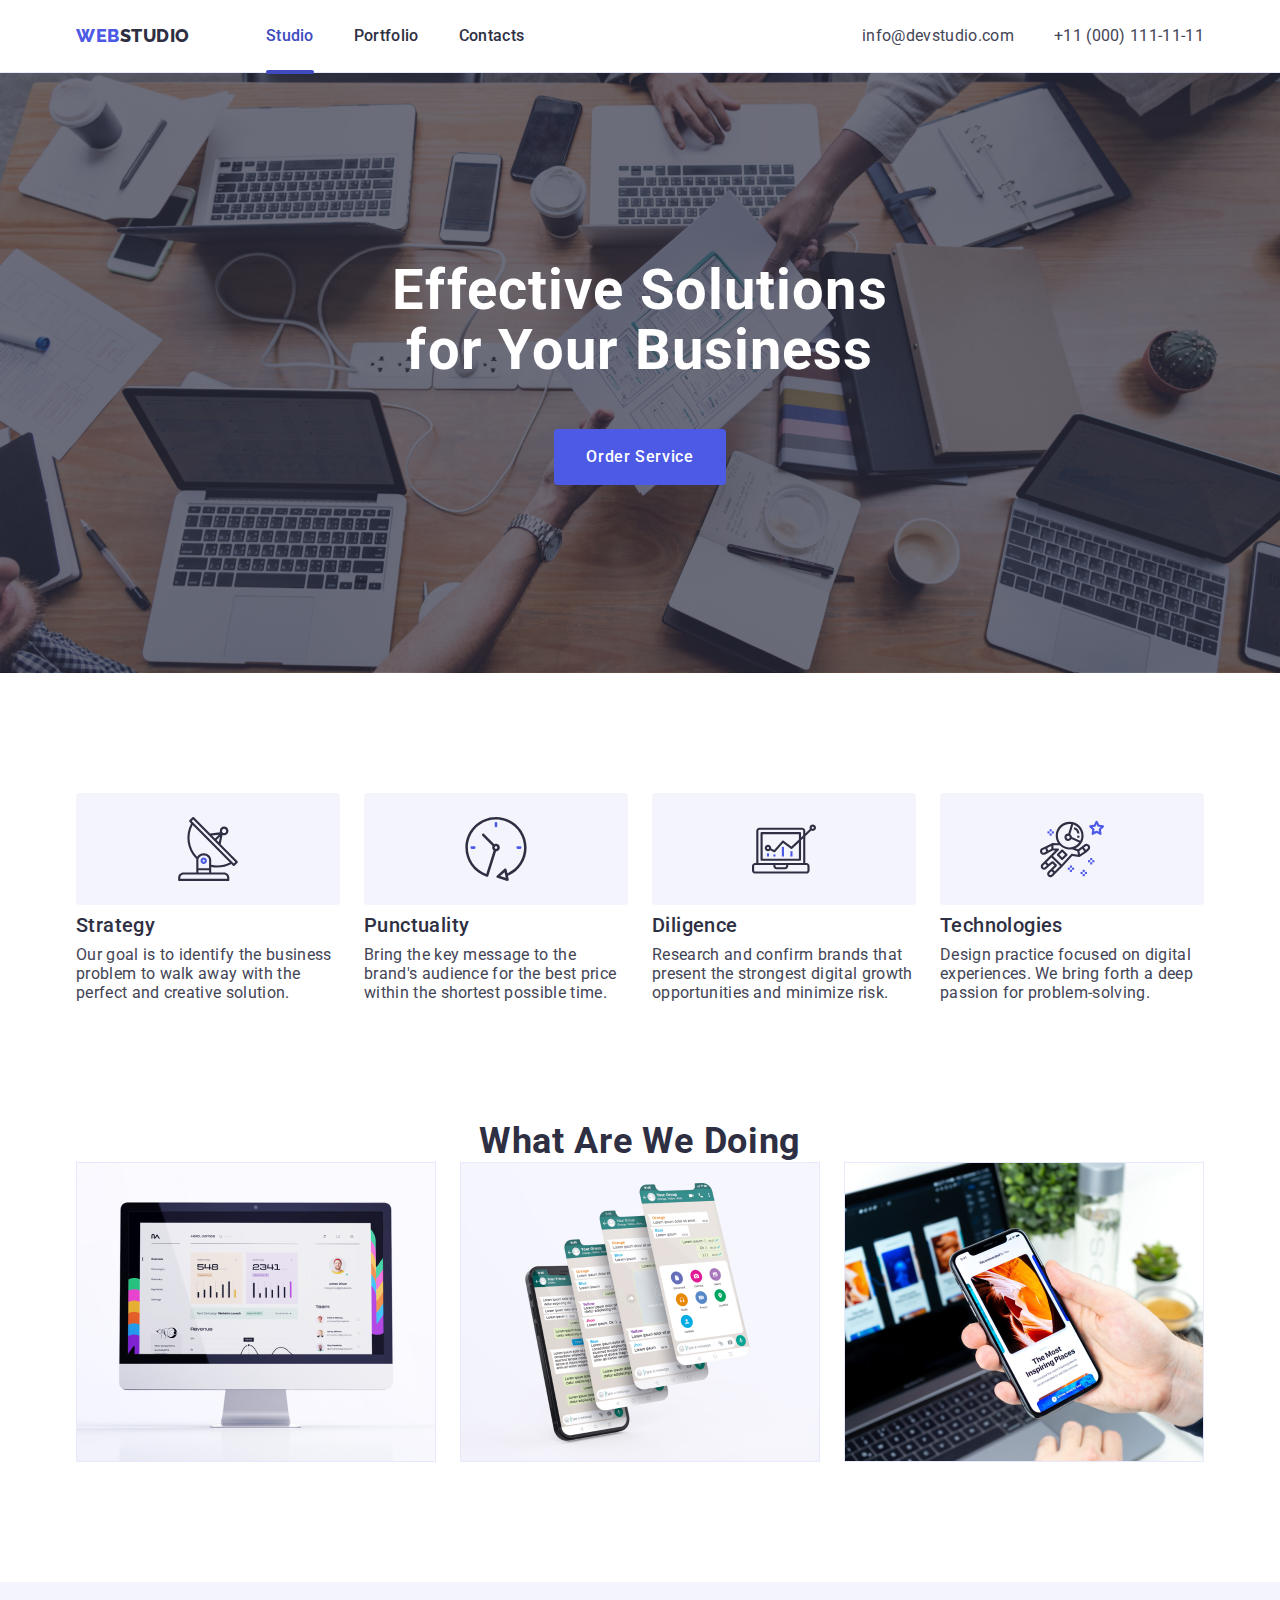
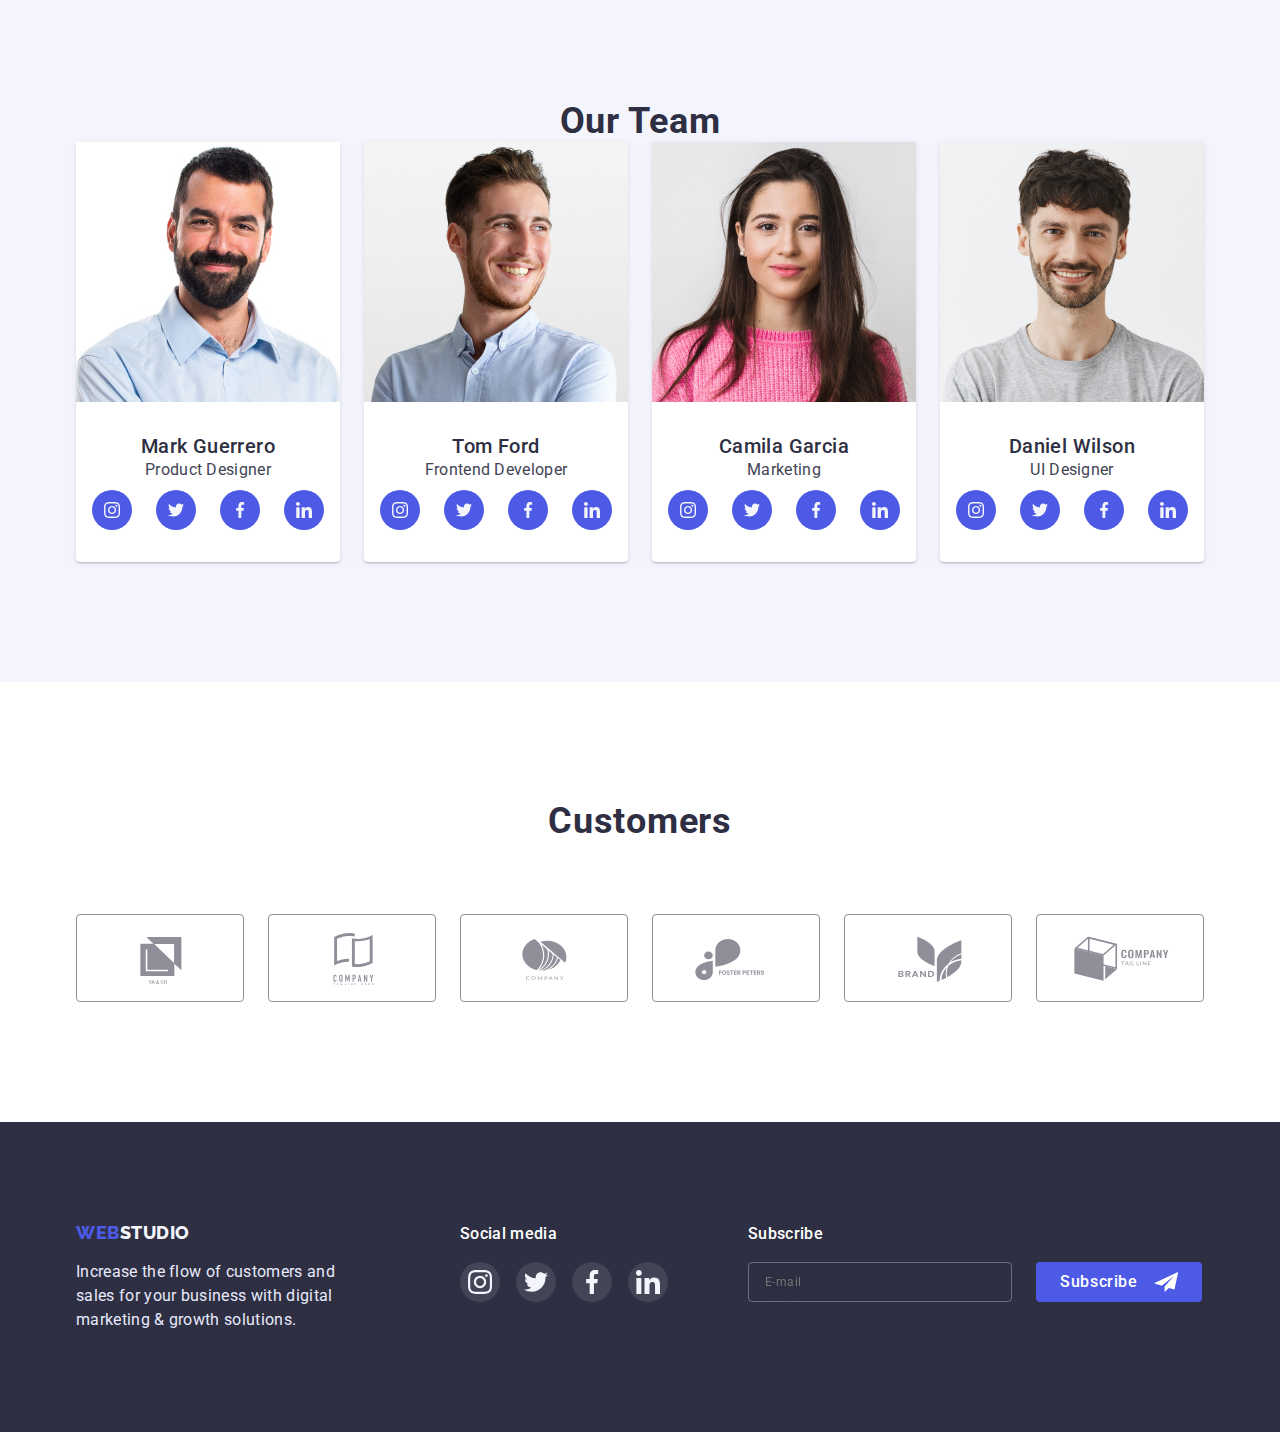
<file: index.html>
<!DOCTYPE html>
<html lang="en">
  <head>
    <meta charset="UTF-8" />
    <meta http-equiv="X-UA-Compatible" content="IE=edge" />
    <meta name="viewport" content="width=device-width, initial-scale=1.0" />
    <title>Document</title>
    <link rel="preconnect" href="https://fonts.googleapis.com" />
    <link rel="preconnect" href="https://fonts.gstatic.com" crossorigin />
    <link
      href="https://fonts.googleapis.com/css2?family=Raleway:wght@800&family=Roboto:wght@400;500;700;900&display=swap"
      rel="stylesheet"
    />
    <link
      rel="stylesheet"
      href="https://cdnjs.cloudflare.com/ajax/libs/modern-normalize/1.1.0/modern-normalize.min.css



"
    />
    <link rel="stylesheet" href="./css/styles.css" />
  </head>
  <body>
    <header class="header">
      <div class="container header-container">
        <nav class="header-logo-nav">
          <a class="header-logo link" href="./index.html"
            >Web<span class="logo-color link">Studio</span></a
          >
          <ul class="header-nav list">
            <li>
              <a class="nav-link current-nav list link" href="./index.html"
                >Studio</a
              >
            </li>
            <li>
              <a class="nav-link list link" href="./portfolio.html"
                >Portfolio</a
              >
            </li>
            <li><a class="nav-link list link" href="">Contacts</a></li>
          </ul>
        </nav>
        <address class="auth-nav link">
          <ul class="header-address list">
            <li>
              <a
                class="address-link link active"
                href="mailto:info@devstudio.com"
                >info@devstudio.com</a
              >
            </li>
            <li>
              <a class="address-link link active" href="tel:+110001111111"
                >+11 (000) 111-11-11</a
              >
            </li>
          </ul>
        </address>
      </div>
    </header>
    <main>
      <!--Hero image-->
      <section class="hero">
        <div class="hero-container">
          <h1 class="hero-title">Effective Solutions for Your Business</h1>
          <button class="btn-hero active-btn" type="button" data-modal-open>
            Order Service
          </button>
        </div>
      </section>

      <!--MODAL-->
      <div class="backdrop is-hidden" data-modal>
        <div class="modal">
          <button type="button" class="modal-close-btn" data-modal-close>
            <svg class="modal-close-btn-icon" width="8px" height="8px">
              <use href="./images/symbol-defs.svg#icon-closeback"></use>
            </svg>
          </button>
          <p class="modal-title">
            Leave your contacts and we will call you back
          </p>
          <form class="modal-form">
            <div class="modal-field">
              <label for="user-name" class="modal-label-text">Name</label>

              <div class="input-wrap">
                <input
                  type="text"
                  class="modal-input"
                  name="user-name"
                  id="user-name"
                />
                <svg class="modal-input-icon" width="18px" height="24px">
                  <use
                    href="./images/symbol-defs.svg#icon-person-black-18dp-1"
                  ></use>
                </svg>
              </div>
            </div>
            <div class="modal-field">
              <label for="user-phone" class="modal-label-text">Phone</label>

              <div class="input-wrap">
                <input
                  type="text"
                  class="modal-input"
                  name="user-phone"
                  id="user-phone"
                />
                <svg class="modal-input-icon" width="18px" height="24px">
                  <use
                    href="./images/symbol-defs.svg#icon-phone-black-18dp-1"
                  ></use>
                </svg>
              </div>
            </div>

            <div class="modal-field">
              <label for="user-email" class="modal-label-text">Email</label>

              <div class="input-wrap">
                <input
                  type="text"
                  class="modal-input"
                  name="user-email"
                  id="user-email"
                />
                <svg class="modal-input-icon" width="18px" height="24px">
                  <use
                    href="./images/symbol-defs.svg#icon-email-black-18dp-1"
                  ></use>
                </svg>
              </div>
            </div>
            <div class="input-wrap">
              <label class="modal-label-text" for="user-comment">Comment</label>
              <textarea
                name="user-comment"
                id="user-comment"
                class="modal-texarea"
                placeholder="Text input"
              ></textarea>
            </div>

            <input
              type="checkbox"
              name="user-privacy"
              value="true"
              id="privacy"
              class="modal-check visually-hidden"
            />
            <label for="privacy" class="check-text"
              >I accept the terms and conditions of the
              <a href="#" class="a-text">Privacy Policy</a>
            </label>
            <button class="modal-btn-send" type="submit">Send</button>
          </form>
        </div>
      </div>
      <!--специфіка-->

      <section class="specifics">
        <div class="container specifics-container">
          <h2 hidden class="visually-hidden">specifics</h2>
          <ul class="specifics-list">
            <li class="about-item">
              <h3 class="mini-title">Strategy</h3>
              <p class="specifics-text">
                Our goal is to identify the business problem to walk away with
                the perfect and creative solution.
              </p>
            </li>
            <li class="about-item">
              <h3 class="mini-title">Punctuality</h3>
              <p class="specifics-text">
                Bring the key message to the brand's audience for the best price
                within the shortest possible time.
              </p>
            </li>
            <li class="about-item">
              <h3 class="mini-title">Diligence</h3>
              <p class="specifics-text">
                Research and confirm brands that present the strongest digital
                growth opportunities and minimize risk.
              </p>
            </li>
            <li class="about-item">
              <h3 class="mini-title">Technologies</h3>
              <p class="specifics-text">
                Design practice focused on digital experiences. We bring forth a
                deep passion for problem-solving.
              </p>
            </li>
          </ul>
        </div>
      </section>
      <!--what are we doing-->
      <section class="doing">
        <div class="container doing-container">
          <h2 class="primary-title">What are we doing</h2>
          <ul class="doing-img-list list">
            <li class="doing-item">
              <img src="./images/ph1.jpg" alt="computer" width="360" />
            </li>
            <li class="doing-item">
              <img src="./images/ph2.jpg" alt="phones" width="360" />
            </li>
            <li class="doing-item">
              <img
                src="./images/ph5.jpg"
                alt="phones and comtputer"
                width="360"
              />
            </li>
          </ul>
        </div>
      </section>

      <!--Figure-->
      <section class="team">
        <div class="container team-container">
          <h2 class="primary-title">Our Team</h2>
          <ul class="team-list list">
            <li class="team-item">
              <img src="./images/img.jpg" alt="boy" width="264" />
              <div class="box-content">
                <h3 class="secondary-title">Mark Guerrero</h3>
                <p class="text-dsc-team">Product Designer</p>
                <ul class="team-soc-list list">
                  <li class="team-soc-item">
                    <a href="" class="team-soc-link link">
                      <svg width="16px" height="16px" class="team-soc-icon">
                        <use
                          href="./images/symbol-defs.svg#icon-instagram"
                        ></use>
                      </svg>
                    </a>
                  </li>
                  <li class="team-soc-item">
                    <a href="" class="team-soc-link link">
                      <svg width="16px" height="16px" class="team-soc-icon">
                        <use href="./images/symbol-defs.svg#icon-twitter"></use>
                      </svg>
                    </a>
                  </li>
                  <li class="team-soc-item">
                    <a href="" class="team-soc-link link">
                      <svg width="16px" height="16px" class="team-soc-icon">
                        <use
                          href="./images/symbol-defs.svg#icon-facebook"
                        ></use>
                      </svg>
                    </a>
                  </li>
                  <li class="team-soc-item">
                    <a href="" class="team-soc-link link">
                      <svg width="16px" height="16px" class="team-soc-icon">
                        <use
                          href="./images/symbol-defs.svg#icon-linkedin"
                        ></use>
                      </svg>
                    </a>
                  </li>
                </ul>
              </div>
            </li>
            <li class="team-item">
              <img src="./images/img1.jpg" alt="man" width="264" />
              <div class="box-content">
                <h3 class="secondary-title">Tom Ford</h3>
                <p class="text-dsc-team">Frontend Developer</p>
                <ul class="team-soc-list list">
                  <li class="team-soc-item">
                    <a href="" class="team-soc-link link">
                      <svg width="16px" height="16px" class="team-soc-icon">
                        <use
                          href="./images/symbol-defs.svg#icon-instagram"
                        ></use>
                      </svg>
                    </a>
                  </li>
                  <li class="team-soc-item">
                    <a href="" class="team-soc-link link">
                      <svg width="16px" height="16px" class="team-soc-icon">
                        <use href="./images/symbol-defs.svg#icon-twitter"></use>
                      </svg>
                    </a>
                  </li>
                  <li class="team-soc-item">
                    <a href="" class="team-soc-link link">
                      <svg width="16px" height="16px" class="team-soc-icon">
                        <use
                          href="./images/symbol-defs.svg#icon-facebook"
                        ></use>
                      </svg>
                    </a>
                  </li>
                  <li class="team-soc-item">
                    <a href="" class="team-soc-link link">
                      <svg width="16px" height="16px" class="team-soc-icon">
                        <use
                          href="./images/symbol-defs.svg#icon-linkedin"
                        ></use>
                      </svg>
                    </a>
                  </li>
                </ul>
              </div>
            </li>

            <li class="team-item">
              <img src="./images/img2.jpg" alt="women" width="264" />
              <div class="box-content">
                <h3 class="secondary-title">Camila Garcia</h3>
                <p class="text-dsc-team">Marketing</p>
                <ul class="team-soc-list list">
                  <li class="team-soc-item">
                    <a href="" class="team-soc-link link">
                      <svg width="16px" height="16px" class="team-soc-icon">
                        <use
                          href="./images/symbol-defs.svg#icon-instagram"
                        ></use>
                      </svg>
                    </a>
                  </li>
                  <li class="team-soc-item">
                    <a href="" class="team-soc-link link">
                      <svg width="16px" height="16px" class="team-soc-icon">
                        <use href="./images/symbol-defs.svg#icon-twitter"></use>
                      </svg>
                    </a>
                  </li>
                  <li class="team-soc-item">
                    <a href="" class="team-soc-link link">
                      <svg width="16px" height="16px" class="team-soc-icon">
                        <use
                          href="./images/symbol-defs.svg#icon-facebook"
                        ></use>
                      </svg>
                    </a>
                  </li>
                  <li class="team-soc-item">
                    <a href="" class="team-soc-link link">
                      <svg width="16px" height="16px" class="team-soc-icon">
                        <use
                          href="./images/symbol-defs.svg#icon-linkedin"
                        ></use>
                      </svg>
                    </a>
                  </li>
                </ul>
              </div>
            </li>
            <li class="team-item">
              <img src="./images/img3.jpg" alt="boy" width="264" />
              <div class="box-content">
                <h3 class="secondary-title">Daniel Wilson</h3>
                <p class="text-dsc-team">UI Designer</p>
                <ul class="team-soc-list list">
                  <li class="team-soc-item">
                    <a href="" class="team-soc-link link">
                      <svg width="16px" height="16px" class="team-soc-icon">
                        <use
                          href="./images/symbol-defs.svg#icon-instagram"
                        ></use>
                      </svg>
                    </a>
                  </li>
                  <li class="team-soc-item">
                    <a href="" class="team-soc-link link">
                      <svg width="16px" height="16px" class="team-soc-icon">
                        <use href="./images/symbol-defs.svg#icon-twitter"></use>
                      </svg>
                    </a>
                  </li>
                  <li class="team-soc-item">
                    <a href="" class="team-soc-link link">
                      <svg width="16px" height="16px" class="team-soc-icon">
                        <use
                          href="./images/symbol-defs.svg#icon-facebook"
                        ></use>
                      </svg>
                    </a>
                  </li>
                  <li class="team-soc-item">
                    <a href="" class="team-soc-link link">
                      <svg width="16px" height="16px" class="team-soc-icon">
                        <use
                          href="./images/symbol-defs.svg#icon-linkedin"
                        ></use>
                      </svg>
                    </a>
                  </li>
                </ul>
              </div>
            </li>
          </ul>
        </div>
      </section>
      <!-- CUSTOMERS -->
      <section class="customers">
        <div class="container">
          <h2 class="primary-title">Customers</h2>
          <ul class="customers-list list">
            <li>
              <a class="customers-item" href="">
                <svg class="customers-icon" width="104" height="56">
                  <use href="./images/symbol-defs.svg#icon-Logo"></use>
                </svg>
              </a>
            </li>
            <li>
              <a class="customers-item" href="">
                <svg class="customers-icon" width="104" height="56">
                  <use href="./images/symbol-defs.svg#icon-Logo-1"></use>
                </svg>
              </a>
            </li>
            <li>
              <a class="customers-item" href="">
                <svg class="customers-icon" width="104" height="56">
                  <use href="./images/symbol-defs.svg#icon-Logo-2"></use>
                </svg>
              </a>
            </li>
            <li>
              <a class="customers-item" href="">
                <svg class="customers-icon" width="104" height="56">
                  <use href="./images/symbol-defs.svg#icon-Logo-3"></use>
                </svg>
              </a>
            </li>
            <li>
              <a class="customers-item" href="">
                <svg class="customers-icon" width="104" height="56">
                  <use href="./images/symbol-defs.svg#icon-Logo-4"></use>
                </svg>
              </a>
            </li>
            <li>
              <a class="customers-item" href="">
                <svg class="customers-icon" width="104" height="56">
                  <use href="./images/symbol-defs.svg#icon-Logo-5"></use>
                </svg>
              </a>
            </li>
          </ul>
        </div>
      </section>
    </main>
    <!--Футер-->
    <footer class="basement">
      <div class="container footer-container">
        <div class="basement-container">
          <a class="basement-logo link" href="./index.html"
            >Web<span class="basement-second-logo link">Studio</span></a
          >
          <p class="basement-text">
            Increase the flow of customers and sales for your business with
            digital marketing & growth solutions.
          </p>
        </div>
        <div class="footer-logo-group">
          <p class="footer-social-text">Social media</p>
          <ul class="footer-logo-block list">
            <li class="footer-logo">
              <a href="" class="footer-social-box">
                <svg width="24" height="24">
                  <use href="./images/symbol-defs.svg#icon-instagram"></use>
                </svg>
              </a>
            </li>
            <li class="footer-logo">
              <a href="" class="footer-social-box">
                <svg width="24" height="24">
                  <use href="./images/symbol-defs.svg#icon-twitter"></use>
                </svg>
              </a>
            </li>
            <li class="footer-logo">
              <a href="" class="footer-social-box">
                <svg width="24" height="24">
                  <use href="./images/symbol-defs.svg#icon-facebook"></use>
                </svg>
              </a>
            </li>
            <li class="footer-logo">
              <a href="" class="footer-social-box">
                <svg width="24" height="24">
                  <use href="./images/symbol-defs.svg#icon-linkedin"></use>
                </svg>
              </a>
            </li>
          </ul>
        </div>
        <div class="container3">
          <form class="form-footer">
            <p class="subscibe-title">Subscribe</p>
            <div class="form-div">
              <label class="label-sub">
                <input
                  type="email"
                  name="email"
                  id="email"
                  autocomplete="on"
                  placeholder="E-mail"
                />
              </label>
              <button type="submit" class="btn-footer">
                <b class="btn-submit">Subscribe</b>
                <svg class="button-item" width="24" height="24">
                  <use href="./images/symbol-defs.svg#icon-icon-send"></use>
                </svg>
              </button>
            </div>
          </form>
        </div>
      </div>
    </footer>
    <script src="./js/modal.js"></script>
  </body>
</html>
</file>
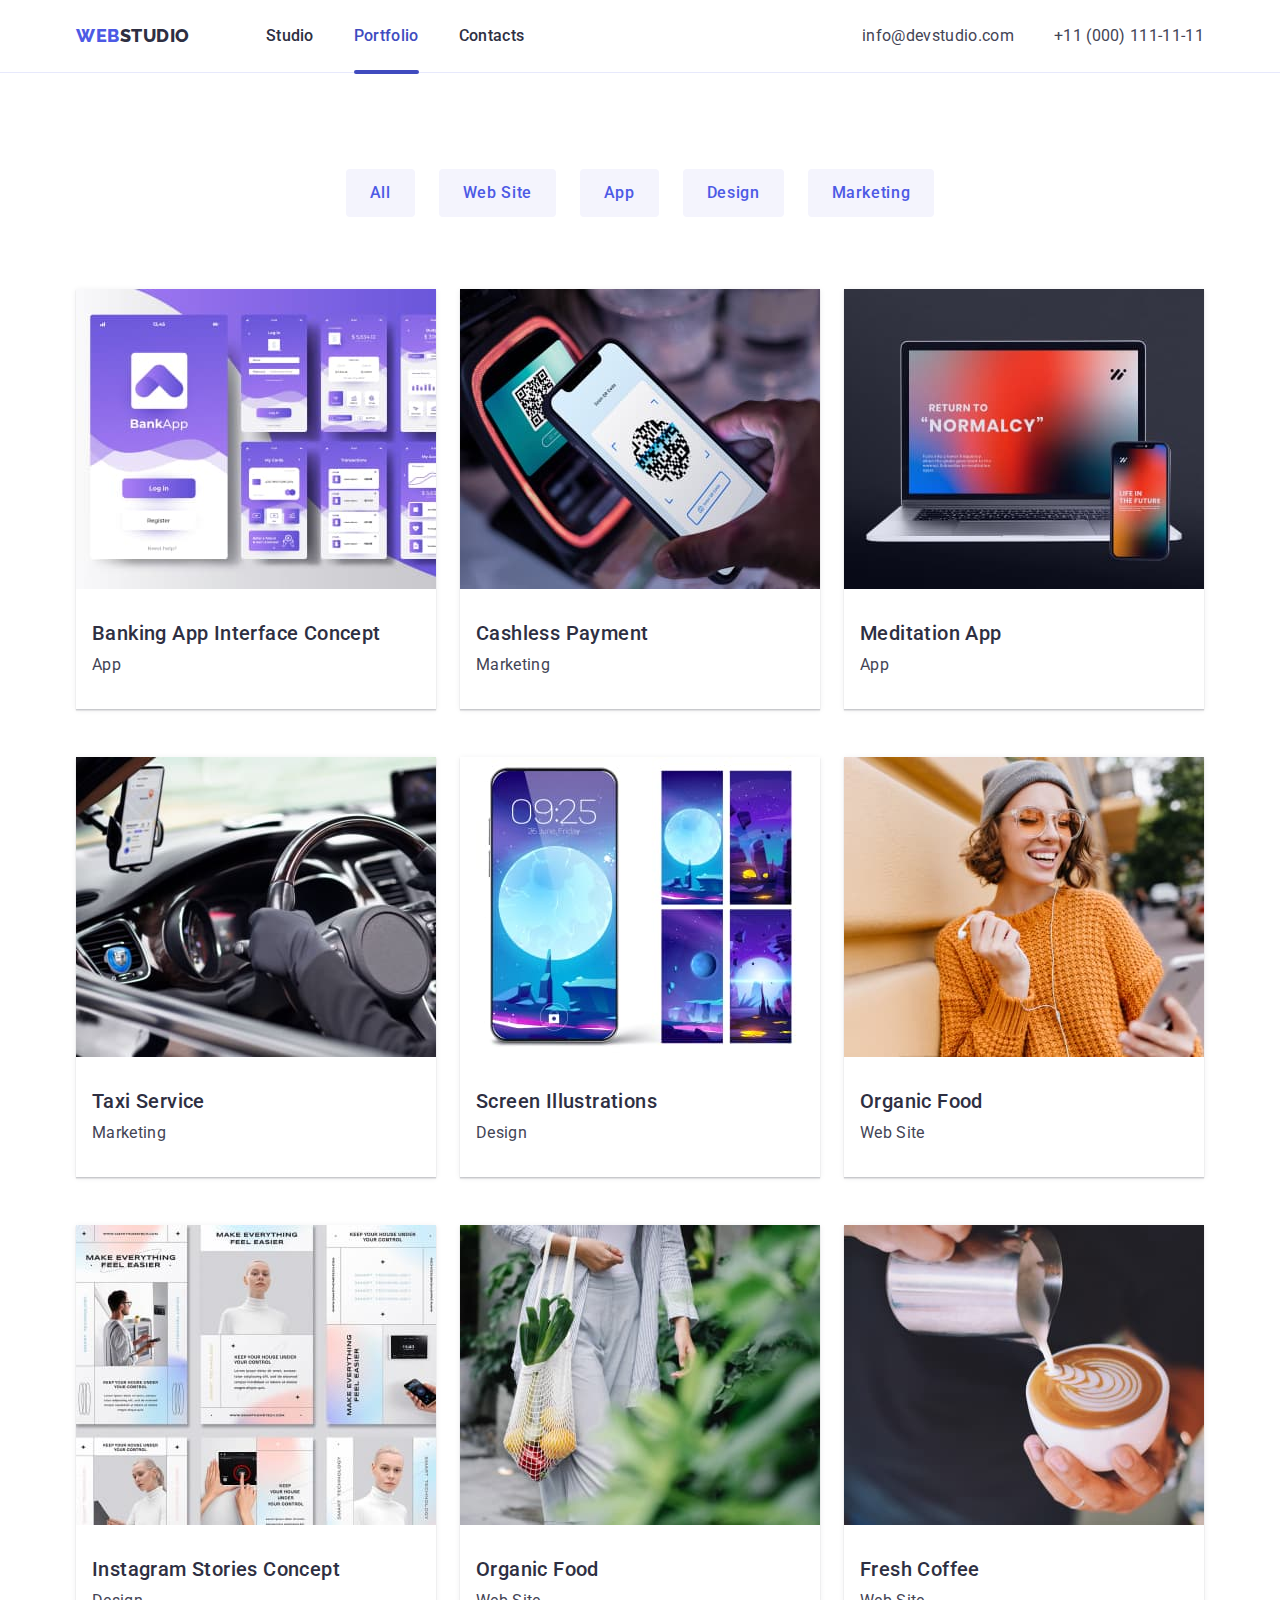
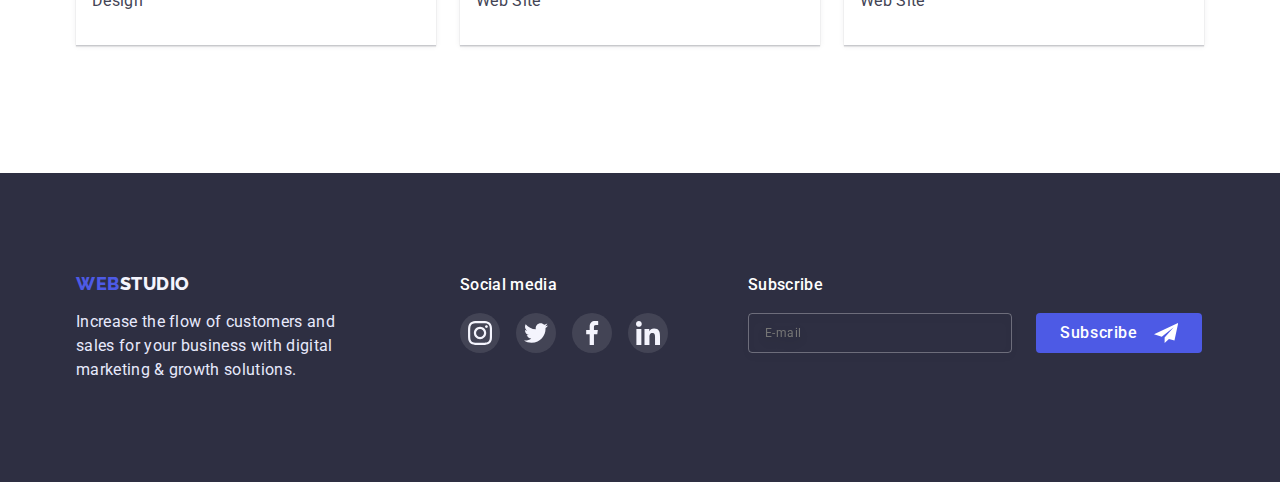
<file: portfolio.html>
<!DOCTYPE html>
<html lang="en">
  <head>
    <meta charset="UTF-8" />
    <meta http-equiv="X-UA-Compatible" content="IE=edge" />
    <meta name="viewport" content="width=device-width, initial-scale=1.0" />
    <title>Portfolio</title>
    <link rel="preconnect" href="https://fonts.googleapis.com" />
    <link rel="preconnect" href="https://fonts.gstatic.com" crossorigin />
    <link
      href="https://fonts.googleapis.com/css2?family=Raleway:wght@800&family=Roboto:wght@400;500;700;900&display=swap"
      rel="stylesheet"
    />
    <link
      rel="stylesheet"
      href="https://cdnjs.cloudflare.com/ajax/libs/modern-normalize/1.1.0/modern-normalize.min.css



"
    />
    <link rel="stylesheet" href="./css/styles.css" />
  </head>
  <body>
    <!--Header-->
    <header class="header">
      <div class="container header-container">
        <nav class="header-logo-nav">
          <a class="header-logo link" href="./index.html"
            >Web<span class="logo-color link">Studio</span></a
          >
          <div class="container-nav">
            <ul class="header-nav list">
              <li>
                <a class="nav-link list link" href="./index.html">Studio</a>
              </li>
              <li>
                <a
                  class="nav-link current-nav list link"
                  href="./portfolio.html"
                  >Portfolio</a
                >
              </li>
              <li><a class="nav-link list link" href="">Contacts</a></li>
            </ul>
          </div>
        </nav>
        <address class="auth-nav link">
          <ul class="header-address list">
            <li>
              <a
                class="address-link link active"
                href="mailto:info@devstudio.com"
                >info@devstudio.com</a
              >
            </li>
            <li>
              <a class="address-link link active" href="tel:+110001111111"
                >+11 (000) 111-11-11</a
              >
            </li>
          </ul>
        </address>
      </div>
    </header>
    <!--Main-->
    <main class="all">
      <!--Buttons-->
      <section class="buttons-for-nav">
        <div class="container">
          <h1 class="visually-hidden">buttons</h1>
          <!-- navigation -->
          <ul class="container-btn list link">
            <li>
              <button class="second-nav active-btn" type="button">All</button>
            </li>
            <li>
              <button class="second-nav active-btn" type="button">
                Web Site
              </button>
            </li>
            <li>
              <button class="second-nav active-btn" type="button">App</button>
            </li>
            <li>
              <button class="second-nav active-btn" type="button">
                Design
              </button>
            </li>
            <li>
              <button class="second-nav active-btn" type="button">
                Marketing
              </button>
            </li>
          </ul>
          <!--Pictures-->

          <ul class="services-list list">
            <li class="team-items">
              <a class="portfolio-link link" href="">
                <div class="img-overlay-wrapper">
                  <img src="./images/photo1.jpg" alt="app" width="360" />
                  <p class="overlay">
                    14 Stylish and User-Friendly App Design Concepts · Task
                    Manager App · Calorie Tracker App · Exotic Fruit Ecommerce
                    App · Cloud Storage App
                  </p>
                </div>
                <div class="card-text">
                  <h2 class="secondary-title-cards">
                    Banking App Interface Concept
                  </h2>
                  <p class="text-dsc">App</p>
                </div>
              </a>
            </li>
            <li class="team-items">
              <a class="portfolio-link link" href="">
                <div class="img-overlay-wrapper">
                  <img src="./images/photo2.jpg" alt="app" width="360" />
                  <p class="overlay">
                    14 Stylish and User-Friendly App Design Concepts · Task
                    Manager App · Calorie Tracker App · Exotic Fruit Ecommerce
                    App · Cloud Storage App
                  </p>
                </div>
                <div class="card-text">
                  <h2 class="secondary-title-cards">Cashless Payment</h2>
                  <p class="text-dsc">Marketing</p>
                </div>
              </a>
            </li>
            <li class="team-items">
              <a class="portfolio-link link" href="">
                <div class="img-overlay-wrapper">
                  <img src="./images/photo3.jpg" alt="app" width="360" />
                  <p class="overlay">
                    14 Stylish and User-Friendly App Design Concepts · Task
                    Manager App · Calorie Tracker App · Exotic Fruit Ecommerce
                    App · Cloud Storage App
                  </p>
                </div>
                <div class="card-text">
                  <h2 class="secondary-title-cards">Meditation App</h2>
                  <p class="text-dsc">App</p>
                </div>
              </a>
            </li>
            <li class="team-items">
              <a class="portfolio-link link" href="">
                <div class="img-overlay-wrapper">
                  <img src="./images/photo4.jpg" alt="app" width="360" />
                  <p class="overlay">
                    14 Stylish and User-Friendly App Design Concepts · Task
                    Manager App · Calorie Tracker App · Exotic Fruit Ecommerce
                    App · Cloud Storage App
                  </p>
                </div>
                <div class="card-text">
                  <h2 class="secondary-title-cards">Taxi Service</h2>
                  <p class="text-dsc">Marketing</p>
                </div>
              </a>
            </li>
            <li class="team-items">
              <a class="portfolio-link link" href="">
                <div class="img-overlay-wrapper">
                  <img src="./images/photo5.jpg" alt="app" width="360" />
                  <p class="overlay">
                    14 Stylish and User-Friendly App Design Concepts · Task
                    Manager App · Calorie Tracker App · Exotic Fruit Ecommerce
                    App · Cloud Storage App
                  </p>
                </div>
                <div class="card-text">
                  <h2 class="secondary-title-cards">Screen Illustrations</h2>
                  <p class="text-dsc">Design</p>
                </div>
              </a>
            </li>
            <li class="team-items">
              <a class="portfolio-link link" href="">
                <div class="img-overlay-wrapper">
                  <img src="./images/photo6.jpg" alt="app" width="360" />
                  <p class="overlay">
                    14 Stylish and User-Friendly App Design Concepts · Task
                    Manager App · Calorie Tracker App · Exotic Fruit Ecommerce
                    App · Cloud Storage App
                  </p>
                </div>
                <div class="card-text">
                  <h2 class="secondary-title-cards">Organic Food</h2>
                  <p class="text-dsc">Web Site</p>
                </div>
              </a>
            </li>
            <li class="team-items">
              <a class="portfolio-link link" href="">
                <div class="img-overlay-wrapper">
                  <img src="./images/photo7.jpg" alt="app" width="360" />
                  <p class="overlay">
                    14 Stylish and User-Friendly App Design Concepts · Task
                    Manager App · Calorie Tracker App · Exotic Fruit Ecommerce
                    App · Cloud Storage App
                  </p>
                </div>
                <div class="card-text">
                  <h2 class="secondary-title-cards">
                    Instagram Stories Concept
                  </h2>
                  <p class="text-dsc">Design</p>
                </div>
              </a>
            </li>
            <li class="team-items">
              <a class="portfolio-link link" href="">
                <div class="img-overlay-wrapper">
                  <img src="./images/photo8.jpg" alt="app" width="360" />
                  <p class="overlay">
                    14 Stylish and User-Friendly App Design Concepts · Task
                    Manager App · Calorie Tracker App · Exotic Fruit Ecommerce
                    App · Cloud Storage App
                  </p>
                </div>
                <div class="card-text">
                  <h2 class="secondary-title-cards">Organic Food</h2>
                  <p class="text-dsc">Web Site</p>
                </div>
              </a>
            </li>
            <li class="team-items">
              <a class="portfolio-link link" href="">
                <div class="img-overlay-wrapper">
                  <img src="./images/photo9.jpg" alt="app" width="360" />
                  <p class="overlay">
                    14 Stylish and User-Friendly App Design Concepts · Task
                    Manager App · Calorie Tracker App · Exotic Fruit Ecommerce
                    App · Cloud Storage App
                  </p>
                </div>
                <div class="card-text">
                  <h2 class="secondary-title-cards">Fresh Coffee</h2>
                  <p class="text-dsc">Web Site</p>
                </div>
              </a>
            </li>
          </ul>
        </div>
      </section>
    </main>
    <!--Футер-->
    <footer class="basement">
      <div class="container footer-container">
        <div class="basement-container">
          <a class="basement-logo link" href="./index.html"
            >Web<span class="basement-second-logo link">Studio</span></a
          >
          <p class="basement-text">
            Increase the flow of customers and sales for your business with
            digital marketing & growth solutions.
          </p>
        </div>
        <div class="footer-logo-group">
          <p class="footer-social-text">Social media</p>
          <ul class="footer-logo-block list">
            <li class="footer-logo">
              <a href="" class="footer-social-box">
                <svg width="24" height="24">
                  <use href="./images/symbol-defs.svg#icon-instagram"></use>
                </svg>
              </a>
            </li>
            <li class="footer-logo">
              <a href="" class="footer-social-box">
                <svg width="24" height="24">
                  <use href="./images/symbol-defs.svg#icon-twitter"></use>
                </svg>
              </a>
            </li>
            <li class="footer-logo">
              <a href="" class="footer-social-box">
                <svg width="24" height="24">
                  <use href="./images/symbol-defs.svg#icon-facebook"></use>
                </svg>
              </a>
            </li>
            <li class="footer-logo">
              <a href="" class="footer-social-box">
                <svg width="24" height="24">
                  <use href="./images/symbol-defs.svg#icon-linkedin"></use>
                </svg>
              </a>
            </li>
          </ul>
        </div>
        <div class="container3">
          <form class="form-footer">
            <p class="subscibe-title">Subscribe</p>
            <div class="form-div">
              <label class="label-sub">
                <input
                  type="email"
                  name="email"
                  id="email"
                  autocomplete="on"
                  placeholder="E-mail"
                />
              </label>
              <button type="submit" class="btn-footer">
                <b class="btn-submit">Subscribe</b>
                <svg class="button-item" width="24" height="24">
                  <use href="./images/symbol-defs.svg#icon-icon-send"></use>
                </svg>
              </button>
            </div>
          </form>
        </div>
      </div>
    </footer>
    <script src="./js/modal.js"></script>
  </body>
</html>
</file>
<file: css/styles.css>
:root {
  --accent-color: #4d5ae5;
  --accent-logo-color: #4d5ae5;
  --hero-title-buttons: #ffffff;
  --brand-color: #2e2f42;
  --primary-titles-color: #2e2f42;
  --mini-titles-color: #2e2f42;
  --secondary-titles-color: #2e2f42;
  --hover-color: #404bbf;
  --background: #ffffff;
  --cards-color: #f4f4fd;
  --cloud: #f4f4fd;
  --buttons-2page: #e7e9fc;
  --primary-text-color: #434455;
  --border: #8e8f99;
  --hover-footer: #31d0aa;
  --timing-cubic: 250ms cubic-bezier(0.4, 0, 0.2, 1);
  --primary-brand-color-a: rgba(64, 75, 191, 0.9);
  --modal-window-background: #fcfcfc;
}

p,
h1,
h2,
h3,
h4,
h5,
h6 {
  margin: 0;
}
/* списки и точки */
ul {
  list-style: none;
  padding-left: 0;
  margin: 0;
}
a {
  text-decoration: none;
}

body {
  font-family: "Roboto", sans-serif;

  color: var(--primary-text-color);
  background-color: var(--background);
  letter-spacing: 0.02em;
}
img {
  display: block;
}
/* контейнер */
.container {
  width: 1158px;
  padding-left: 15px;
  padding-right: 15px;
  margin: 0 auto 0 auto;
}
/* header */
.header {
  padding-top: 24px;
  padding-bottom: 24px;
  border-bottom: 1px solid var(--buttons-2page);
}
.header-nav {
  display: flex;
  gap: 40px;
}
.header-logo-nav {
  display: flex;
  align-items: center;
  margin-right: 76px;
}
.header-logo {
  font-family: "Raleway", sans-serif;
  color: var(--accent-color);
  font-weight: 800;
  font-size: 18px;
  line-height: 1.17;
  text-transform: uppercase;
  letter-spacing: 0.03em;
  margin-right: 76px;
}
.logo-color {
  color: var(--brand-color);
}

.nav-link {
  position: relative;
  color: var(--brand-color);
  font-weight: 500;
  font-size: 16px;
  line-height: 1.5;
  letter-spacing: 0.02em;
  transition: color var(--timing-cubic);
}

.current-nav::after {
  position: absolute;
  content: "";
  display: block;
  width: 100%;
  height: 4px;
  left: 0px;
  top: 44px;
  background-color: var(--hover-color);
  border-radius: 2px;
}

.header-address {
  display: flex;
  gap: 40px;
}

.header-container {
  display: flex;
  align-items: center;
}

.header-logo-nav {
  display: flex;
  align-items: center;
  margin-right: auto;
}
address {
  font-style: normal;
}
.auth-hav {
  font-style: normal;
}
.address-link {
  color: var(--primary-text-color);
  font-weight: 400;
  font-size: 16px;
  line-height: 1.5;
  transition: color var(--timing-cubic);
}

.active:hover,
.active:focus {
  color: var(--hover-color);
}
.nav-link:hover,
.nav-link:focus {
  color: var(--hover-color);
}
.current-nav {
  color: var(--hover-color);
}
/* hero */

.hero {
  max-width: 1440px;
  margin: 0 auto;
  background-color: var(--brand-color);
  background-image: linear-gradient(
      rgba(46, 47, 66, 0.7),
      rgba(46, 47, 66, 0.7)
    ),
    url(../images/peopleoffice.jpg);
  background-repeat: no-repeat;
  background-position: center;
  background-size: cover;
  padding-top: 188px;
  padding-bottom: 188px;
  text-align: center;
}

.hero-title {
  color: var(--hero-title-buttons);
  font-weight: 700;
  font-size: 56px;
  line-height: 1.07;
  letter-spacing: 0.02em;
  max-width: 496px;
  text-align: center;
  margin: 0 auto;
  margin-bottom: 48px;
}
.btn-hero {
  color: var(--hero-title-buttons);
  background-color: var(--accent-color);
  font-family: "Roboto", sans-serif;
  font-weight: 500;
  font-size: 16px;
  line-height: 1.5;
  letter-spacing: 0.04em;
  cursor: pointer;
  display: block;
  margin: 0 auto;
  padding: 16px 32px;
  border: 0px solid transparent;
  border-radius: 4px;
  min-width: 169px;
  transition: color var(--timing-cubic), background-color var(--timing-cubic);
}

.active-btn:hover,
.active-btn:active {
  color: var(--hero-title-buttons);
  background-color: var(--hover-color);
  box-shadow: 0px 1px 6px rgba(46, 47, 66, 0.08),
    0px 1px 1px rgba(46, 47, 66, 0.16), 0px 2px 1px rgba(46, 47, 66, 0.08);
}

/* specifics */

.specifics {
  padding-top: 120px;
  padding-bottom: 120px;
}

.mini-title {
  color: var(--mini-titles-color);
  font-weight: 500;
  font-size: 20px;
  line-height: 1.2;
  letter-spacing: 0.02em;
  margin-bottom: 8px;
  margin-top: 8px;
}
.specifics-list {
  display: flex;
  gap: 24px;
}
.specifics-text,
.text-dsc {
  font-weight: 400;
  font-size: 16px;
  line-height: 1.2;
  letter-spacing: 0.02em;
  color: var(--primary-text-color);
}
.about-item {
  flex-basis: calc((100% - 3 * 24px) / 4);
}
.about-item::before {
  display: block;
  content: "";
  height: 112px;
  background: var(--cloud);
  border-radius: 4px;
  background-size: 64px 64px;
  background-repeat: no-repeat;
  background-position: center;
}
.about-item:nth-child(1)::before {
  background-image: url(../images/antenna.svg);
}

.about-item:nth-child(2)::before {
  background-image: url(../images/clock.svg);
}

.about-item:nth-child(3)::before {
  background-image: url(../images/computer.svg);
}

.about-item:nth-child(4)::before {
  background-image: url(../images/astronavt.svg);
}
/* what are you doing */
.doing {
  padding-bottom: 120px;
}
.doing-img-list {
  display: flex;
  gap: 24px;
}

.doing-item {
  flex-basis: calc((100% - 3 * 24px) / 4);
}
.primary-title {
  color: var(--primary-titles-color);
  font-weight: 700;
  font-size: 36px;
  line-height: 1.11;
  letter-spacing: 0.02em;
  text-align: center;
  text-transform: capitalize;
}

/* team secondary-title, img  -dsc */
.container-btn {
  display: flex;
  justify-content: center;
  gap: 24px;
  margin-bottom: 72px;
}
.buttons-for-nav {
  padding-top: 96px;
  padding-bottom: 120px;
}

.box-content {
  padding: 32px 16px;

  text-align: center;
}
.team-item {
  background-color: var(--background);
  flex-basis: calc((100% - 3 * 24px) / 4);
  box-shadow: 0px 1px 6px rgba(46, 47, 66, 0.08),
    0px 1px 1px rgba(46, 47, 66, 0.16), 0px 2px 1px rgba(46, 47, 66, 0.08);
  border-radius: 0px 0px 4px 4px;
}

.team {
  background-color: var(--cloud);
  padding-top: 120px;
  padding-bottom: 120px;
}

.team-list {
  display: flex;
  gap: 24px;
}

.services-list {
  display: flex;
  flex-wrap: wrap;
  gap: 48px 24px;
}
.secondary-title {
  color: var(--secondary-titles-color);
  font-weight: 500;
  font-size: 20px;
  line-height: 1.2;
  letter-spacing: 0.02em;
}

.text-dsc-team {
  font-size: 16px;
  line-height: 1.5;
}

.team-soc-list {
  display: flex;
  justify-content: center;
  gap: 24px;
}
.team-soc-item {
  width: 40px;
  height: 40px;
}
.team-soc-link {
  width: 100%;
  height: 100%;
  border-radius: 50%;
  background-color: var(--accent-color);
  display: flex;
  align-items: center;
  justify-content: center;
  transition: background-color var(--timing-cubic);
}
.text-dsc-team {
  margin-bottom: 8px;
}
.team-soc-link:hover {
  background-color: var(--hover-color);
}
/* second page */

.portfolio-link:hover {
  box-shadow: 0px 1px 6px rgba(46, 47, 66, 0.08),
    0px 1px 1px rgba(46, 47, 66, 0.16), 0px 2px 1px rgba(46, 47, 66, 0.08);
}
.portfolio-link {
  display: block;
}
.second-nav {
  font-family: "Roboto", sans-serif;
  color: var(--accent-color);
  background-color: var(--cloud);
  font-weight: 500;
  font-size: 16px;
  line-height: 1.5;
  cursor: pointer;
  align-items: center;
  text-align: center;
  letter-spacing: 0.04em;
  display: flex;
  flex-direction: row;
  justify-content: center;
  padding: 12px 24px;
  min-width: 69px;
  border: 0px solid transparent;
  border-radius: 4px;
  transition: color var(--timing-cubic), background-color var(--timing-cubic),
    box-shadow var(--timing-cubic), border var(--timing-cubic),
    border-radius var(--timing-cubic);
}

.team-items {
  background-color: var(--background);
  flex-basis: calc((100% - 3 * 24px) / 4);
  box-shadow: 0px 1px 6px rgba(46, 47, 66, 0.08),
    0px 1px 1px rgba(46, 47, 66, 0.16), 0px 2px 1px rgba(46, 47, 66, 0.08);
}

.card-text {
  padding: 0px 16px;
  padding-top: 32px;
  padding-bottom: 32px;
}
.buttons-for-nav {
  margin-bottom: 8px;
}
.secondary-title-cards {
  color: var(--secondary-titles-color);
  font-size: 20px;
  line-height: 1.2;
  font-weight: 500;
  letter-spacing: 0.02em;
  text-decoration: none;
  margin-bottom: 8px;
}
/* cards */
.text-dsc {
  color: var(--primary-text-color);
  font-weight: 400;
  font-size: 16px;
  line-height: 1.5;
}

/*OVERLAY */

.overlay {
  position: absolute;
  top: 0;
  left: 0;
  width: 100%;
  height: 100%;
  overflow: auto;
  padding: 40px 32px;
  color: var(--cloud);
  background-color: var(--primary-brand-color-a);
  transform: translate(0, 100%);
  transition: transform var(--timing-cubic);
  transition: transform var(--timing-cubic);
}

.portfolio-link {
  display: block;
}
.img-overlay-wrapper {
  position: relative;
  overflow: hidden;
}

.team-items:hover .overlay {
  transform: translate(0, 0);
}

/* CUSTOMERS */

.customers {
  padding-top: 120px;
  padding-bottom: 120px;
}
.customers-list {
  display: flex;
  list-style: none;
  justify-content: space-between;
  margin-top: 72px;
}
.customers-item {
  border: 1px solid var(--border);
  border-radius: 4px;
  display: flex;
  justify-content: center;
  align-items: center;
  width: 168px;
  height: 88px;
  fill: var(--border);
  transition: border var(--timing-cubic), fill var(--timing-cubic);
}
.customers-item:hover,
.customers-item:focus {
  fill: var(--hover-color);
  border: 1px solid var(--hover-color);
}

/* footer */

.basement {
  background-color: var(--brand-color);
  padding-top: 100px;
  padding-bottom: 100px;
}
.basement-text {
  color: var(--buttons-2page);
  font-size: 16px;
  line-height: 1.5;
  max-width: 264px;
  margin-top: 16px;
}
.basement-logo {
  font-family: "Raleway", sans-serif;
  color: var(--accent-logo-color);
  font-weight: 800;
  font-size: 18px;
  line-height: 1.17;
  text-transform: uppercase;
  letter-spacing: 0.03em;
}
.basement-container {
  margin-right: 120px;
}
.basement-second-logo {
  color: var(--cloud);
}
.footer-container {
  display: flex;
}

.footer-social-text {
  font-weight: 500;
  font-size: 16px;
  line-height: 1.5;
  letter-spacing: 0.02em;
  color: var(--background);
  margin-bottom: 16px;
}
.footer-logo-block {
  display: flex;
  gap: 16px;
}

.footer-social-box {
  display: flex;
  justify-content: center;
  align-items: center;
  width: 40px;
  height: 40px;
  border-radius: 50%;
  background-color: rgba(255, 255, 255, 0.1);
  transition: background-color var(--timing-cubic);
}
.footer-social-box:hover,
.footer-social-box:focus {
  background-color: var(--hover-footer);
  padding: 8px;
}
.footer-container3 {
  display: block;
  width: 453px;
  height: 80px;
  padding-left: 80px;
}
.footer-form {
  display: flex;
  gap: 24px;
}
.footer-label {
}
.footer-input {
  border: 1px solid var(--background);
  filter: drop-shadow(0px 4px 4px rgba(0, 0, 0, 0.15));
  border-radius: 4px;
  min-width: 264px;
  font-size: 12px;
  line-height: 2;
  display: flex;
  align-items: center;
  letter-spacing: 0.04em;
  color: var(--hero-title-buttons);
  padding: 8px 16px;
  background-color: var(--brand-color);
}
.footer-button {
  background-color: var(--accent-logo-color);
  border-radius: 4px;
  font-weight: 500;
  font-size: 16px;
  line-height: 1.5;
  display: flex;
  text-align: center;
  letter-spacing: 0.04em;
  color: var(--background);
  border: 0px solid transparent;
  min-width: 165px;
  justify-content: center;
  align-items: center;
  padding: 8px 24px;
  gap: 16px;
  transition: background-color var(--timing-cubic);
}
.footer-button:hover,
.footer-button:focus {
  background-color: var(--hover-color);
}
.footer-bottom-text {
  font-weight: 500;
  font-size: 16px;
  line-height: 1.5;
  letter-spacing: 0.02em;
  color: var(--background);
  margin-bottom: 16px;
}
.container3 {
  margin-left: 80px;
}
.subscibe-title {
  font-weight: 500;
  font-size: 16px;
  line-height: 1.5;
  letter-spacing: 0.02em;
  margin-bottom: 16px;
  color: var(--background);
}

.form-div {
  display: flex;
}

.form-footer input {
  font-family: "Roboto";
  font-size: 12px;
  line-height: 1.33;
  letter-spacing: 0.04em;
  color: #ffffff;
  border: 1px solid rgba(255, 255, 255, 0.3);
  filter: drop-shadow(0px 4px 4px rgba(0, 0, 0, 0.15));
  border-radius: 4px;
  padding: 0 16px 0 16px;
  height: 40px;
  width: 264px;
  background-color: transparent;
  outline: 0;
  transition: border-color var(--timing-cubic);
}
.btn-footer {
  display: flex;
  padding: 8px 24px;
  border-radius: 4px;
  border: 0;
  cursor: pointer;
  margin-left: 24px;
  background: var(--accent-color);
  transition: background-color var(--timing-cubic);
}
.btn-submit {
  font-family: "Roboto";
  font-style: normal;
  font-weight: 500;
  font-size: 16px;
  line-height: 1.5;
  letter-spacing: 0.04em;
  color: var(--background);
  margin-right: 16px;
  padding: 0;
  border: none;
}
.button-icon {
  display: inline-flex;
  align-items: center;
}
.btn-footer:hover {
  background-color: var(--hover-color);
}

.btn-footer:focus {
  background-color: var(--hover-color);
}
/* Visually-hidden*/
.visually-hidden {
  position: absolute;
  width: 1px;
  height: 1px;
  margin: -1px;
  border: 0;
  padding: 0;
  white-space: nowrap;
  clip-path: inset(100%);
  clip: rect(0 0 0 0);
  overflow: hidden;
}

/* MODAL */

.backdrop {
  position: fixed;
  z-index: 100;
  top: 0;
  left: 0;
  width: 100%;
  height: 100%;
  background-color: rgba(46, 47, 66, 0.4);
  transition: opacity var(--timing-cubic), visibility var(--timing-cubic);
}

.backdrop.is-hidden {
  opacity: 0;
  visibility: hidden;
  pointer-events: none;
}

.modal {
  position: absolute;
  top: 50%;
  left: 50%;
  width: 408px;
  min-height: 584px;
  padding: 72px 24px 24px;
  box-shadow: 0px 1px 1px rgba(0, 0, 0, 0.14), 0px 1px 3px rgba(0, 0, 0, 0.12),
    0px 2px 1px rgba(0, 0, 0, 0.2);
  border-radius: 4px;
  background-color: var(--background);
  transform: translate(-50%, -50%) scale(1);
  transition: transform 250ms var(--action);
}

.modal-close-btn {
  position: absolute;
  top: 24px;
  right: 24px;
  display: flex;
  justify-content: center;
  align-items: center;
  background-color: transparent;
  border: 1px solid var(--border);
  padding: 0;
  width: 24px;
  height: 24px;
  border-radius: 50%;
  background-color: var(--buttons-2page);
  transition: background-color var(--timing-cubic);
  cursor: pointer;
}

.modal-close-btn:hover,
.modal-close-btn:focus {
  background-color: var(--hover-color);
  border-color: transparent;
}

.modal-close-btn-icon {
  transition: fill var(--timing-cubic);
}

.modal-close-btn:hover .modal-close-btn-icon,
.modal-close-btn:hover .modal-close-btn-icon {
  fill: var(--background);
}

/* FORM */
.modal-title {
  font-weight: 500;
  font-size: 16px;
  line-height: 1.5;
  text-align: center;
  letter-spacing: 0.02em;
  color: #2e2f42;
  margin-bottom: 16px;
}
.modal-input-icon {
  position: absolute;
  left: 5px;
  top: 50%;
  transform: translateY(-50%);
  left: 16px;
}
.input-wrap {
  position: relative;
}
.modal-input {
  width: 100%;
  height: 40px;
  padding-left: 38px;
  padding-top: 11px;
  padding-bottom: 11px;
  border: 1px solid rgba(33, 33, 33, 0.2);
  border-radius: 4px;
  font-size: 12px;
  line-height: 1.17;
  letter-spacing: 0.04em;
  color: var(--brand-color);
  transition: border-color var(--timing-cubic);
  outline: transparent;
}

.modal-label-text {
  display: inline-block;
  font-size: 12px;
  margin-bottom: 5px;
  color: #8e8f99;
}

.modal-field {
  margin-bottom: 8px;
}

.modal-input:focus {
  border-color: var(--hover-color);
}
.modal-input:focus + .modal-input-icon {
  fill: var(--hover-color);
}

.modal-texarea {
  width: 100%;
  height: 120px;
  border: 1px solid rgba(33, 33, 33, 0.2);
  outline: transparent;
  background-color: transparent;
  resize: none;
  border-radius: 4px;
  padding: 8px 16px;
  font-size: 12px;
  line-height: 1.17;
  letter-spacing: 0.04em;
}

.modal-texarea:focus {
  border-color: var(--hover-color);
}
.modal-btn-send {
  display: block;
  width: 169px;
  height: 56px;
  margin: 0 auto;
  text-align: center;
  padding: 16px 32px;
  border: none;
  border-radius: 4px;
  background-color: var(--accent-color);
  color: var(--background);
  font-family: inherit;
  font-weight: 500;
  font-size: 16px;
  line-height: 1.5;
  letter-spacing: 0.04em;
  box-shadow: 0px 4px 4px rgba(0, 0, 0, 0.15);
  transition: background-color var(--timing-cubic);
  cursor: pointer;
}

.modal-btn-send:hover,
.modal-btm-send:focus {
  background-color: var(--hover-color);
}
.check-text::before {
  content: "";
  width: 16px;
  height: 16px;
  border: 1px solid #2e2f42;
  border-radius: 2px;
  display: block;
}

.check-text {
  display: flex;
  gap: 8px;
  font-family: "Roboto";
  font-style: normal;
  font-weight: 400;
  font-size: 12px;
  letter-spacing: 0.04em;
  color: #8e8f99;
  margin-top: 16px;
  margin-bottom: 24px;
  align-items: center;
}

.modal-check:checked + .check-text::before {
  background-color: var(--hover-color);
  border: none;

  background-image: url(../images/check.svg);
  background-repeat: no-repeat;
  background-position: center;
}

.a-text {
  text-decoration: underline;
}

.placeholder {
  color: rgba(46, 47, 66, 0.4);
}
</file>
